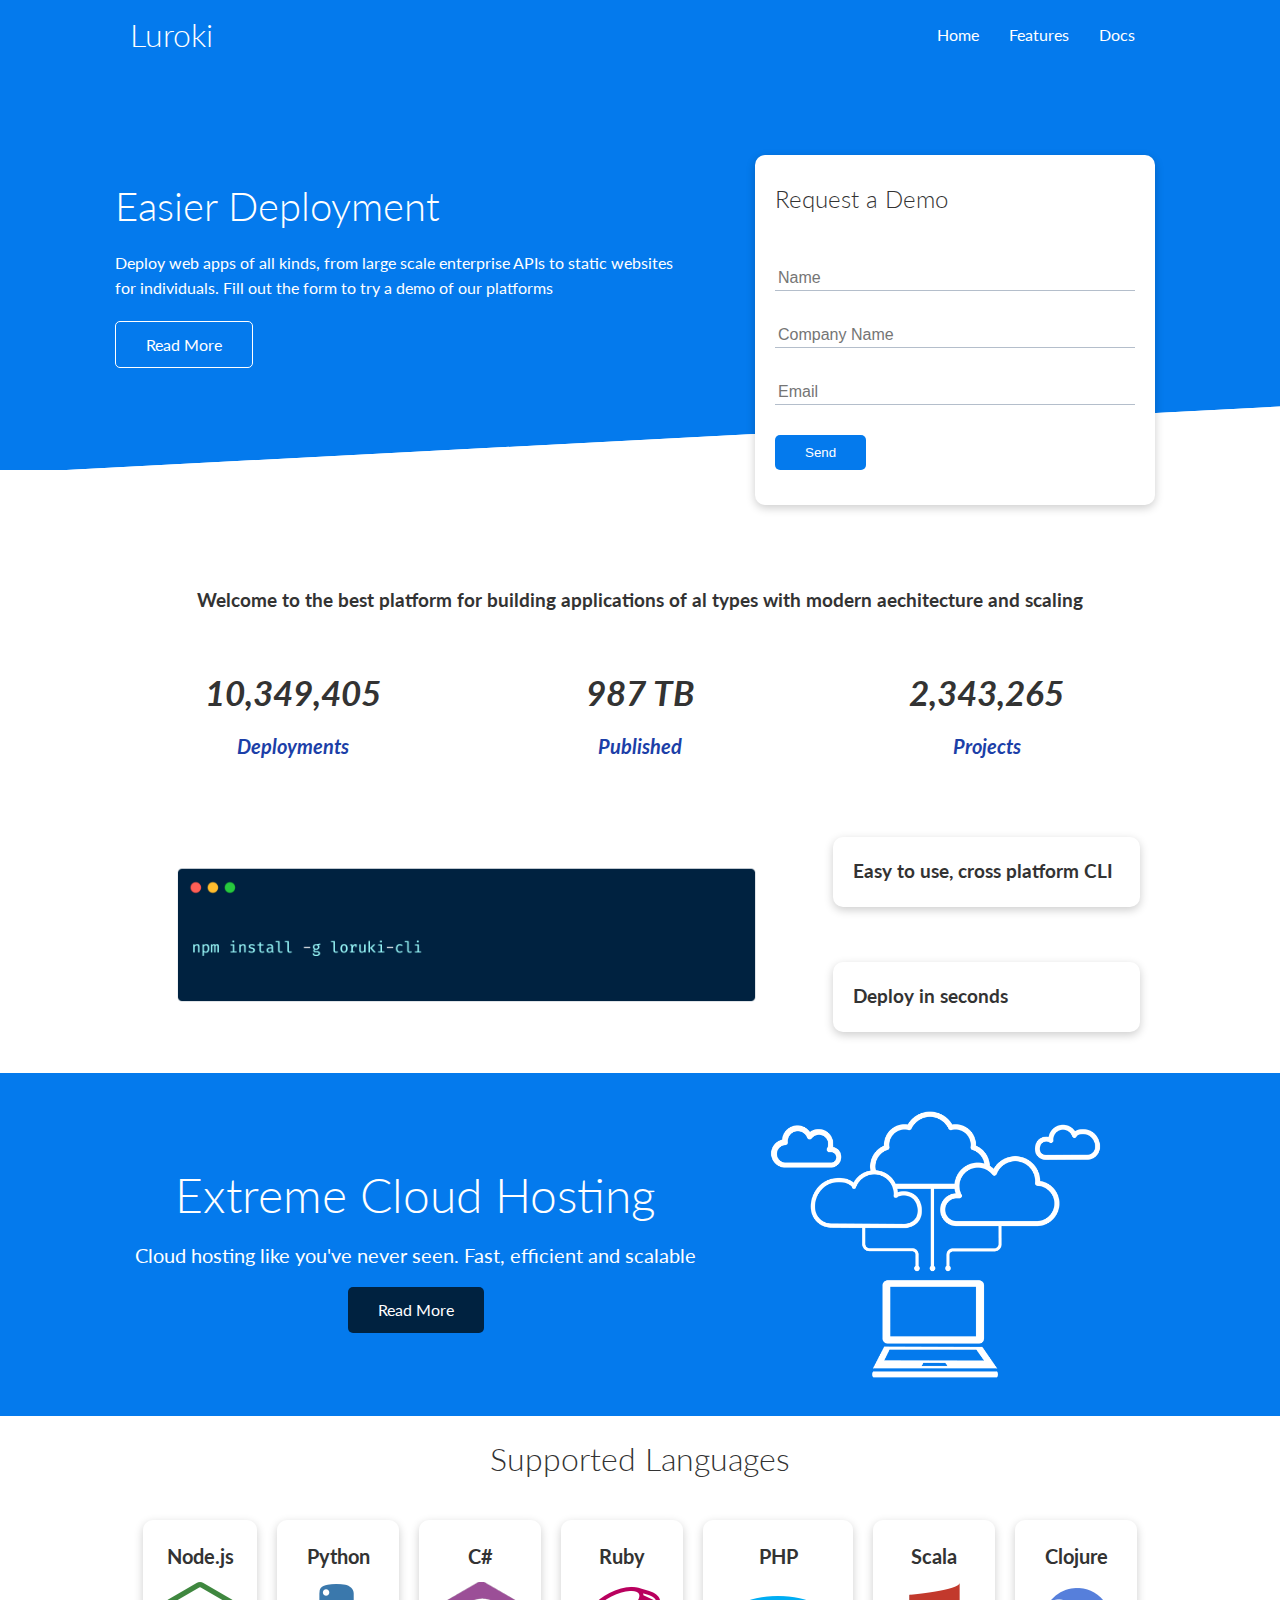
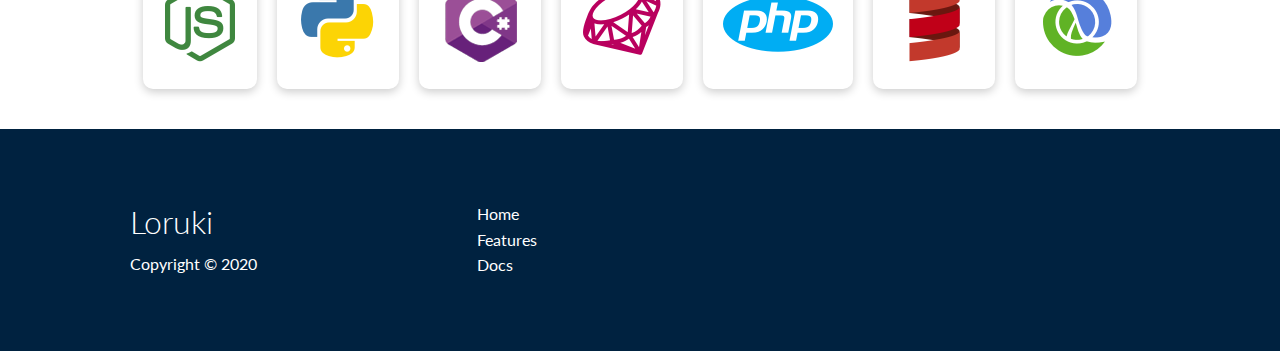
<file: index.html>
<!DOCTYPE html>
<html lang="en">
<head>
    <meta charset="UTF-8">
    <meta name="viewport" content="width=device-width, initial-scale=1.0">
    <link rel="stylesheet" href="/css/style.css">
    <link rel="stylesheet" href="/css/utilities.css">
    <link rel="stylesheet" href="https://cdnjs.cloudflare.com/ajax/libs/font-awesome/5.15.1/css/all.min.css" integrity="sha512-+4zCK9k+qNFUR5X+cKL9EIR+ZOhtIloNl9GIKS57V1MyNsYpYcUrUeQc9vNfzsWfV28IaLL3i96P9sdNyeRssA==" crossorigin="anonymous" />
    <title>Luroki | Cloud Hosting For Everyone</title>
</head>
<body>
    <!-- Navbar -->
    <div class="navbar">
        <div class="container flex">
            <h1 class="logo">Luroki</h1>
            <nav>
                <ul>
                    <li>
                        <a href="index.html">Home</a>
                    </li>
                    <li>
                        <a href="features.html">Features</a>
                    </li>
                    <li>
                        <a href="docs.html">Docs</a>
                    </li>
                </ul>
            </nav>
        </div>
    </div>

    <!-- Showcase -->
    <section class="showcase">
        <div class="container grid">
            <div class="showcase-text">
                <h1>Easier Deployment</h1>
                <p>Deploy web apps of all kinds, from
                    large scale enterprise APIs to static
                    websites for individuals. Fill out the 
                    form to try a demo of our platforms
                </p>
                <a href="features.html" class="btn btn-outline">Read More</a>
            </div>

            <div class="showcase-form card">
                <h2>Request a Demo</h2>
                <form name="contact" method="POST" netlify-honeypot="bot-field" data-netlify="true">
                    <input type="hidden" name="form-name" value="contact">
                    <p class="hidden">
                        <label>Don’t fill this out if you're human: <input name="bot-field" /></label>
                      </p>
                    <p>
                    <div class="form-control">
                        <input type="text" name="name" placeholder="Name" required>
                    </div>
                    <div class="form-control">
                        <input type="text" name="company" placeholder="Company Name" required>
                    </div>
                    <div class="form-control">
                        <input type="email" name="email" placeholder="Email" required>
                    </div>
                    <input type="submit" value="Send" class="btn btn-primary">
                </form>
            </div>
        </div>
    </section>

    <!-- Stats -->
    <section class="stats">
        <div class="container">
            <h3 class="stats-heading text-center my-1">
                Welcome to the best platform for building
                applications of al types with modern aechitecture
                and scaling
            </h3>

            <div class="grid grid-3 text-center my-4">
                <div>
                    <i class="fas fa-server fa-3x">
                        <h3>10,349,405</h3>
                        <p class="text-secondary">
                            Deployments
                        </p>
                    </i>
                </div>
                <div>
                    <i class="fas fa-upload fa-3x">
                        <h3>987 TB</h3>
                        <p class="text-secondary">
                            Published
                        </p>
                    </i>
                </div>
                <div>
                    <i class="fas fa-project-diagram fa-3x">
                        <h3>2,343,265</h3>
                        <p class="text-secondary">
                            Projects
                        </p>
                    </i>
                </div>
            </div>
        </div>
    </section>

    <!-- CLI -->
    <section class="cli">
        <div class="container grid">
            <img src="images/cli.png" alt="">
            <div class="card">
                <h3>Easy to use, cross platform CLI</h3>
            </div>
            <div class="card">
                <h3>Deploy in seconds</h3>
            </div>
        </div>
    </section>

    <!-- Cloud -->
    <section class="cloud bg-primary my-2 py-2">
        <div class="container grid">
            <div class="text-center">
                <h2 class="lg">Extreme Cloud Hosting</h2>
                <p class="lead my-1">
                    Cloud hosting like you've never seen.
                    Fast, efficient and scalable
                </p>
                <a href="features.html" class="btn btn-dark">
                    Read More
                </a>
            </div>
            <img src="images/cloud.png" alt="">
        </div>
    </section>

    <!-- Languages -->
    <section class="languages">
        <h2 class="md text-center my-2">
            Supported Languages
        </h2>
        <div class="container flex">
            <div class="card">
                <h4>Node.js</h4>
                <img src="images/logos/node.png" alt="">
            </div>
            <div class="card">
                <h4>Python</h4>
                <img src="images/logos/python.png" alt="">
            </div>
            <div class="card">
                <h4>C#</h4>
                <img src="images/logos/csharp.png" alt="">
            </div>
            <div class="card">
                <h4>Ruby</h4>
                <img src="images/logos/ruby.png" alt="">
            </div>
            <div class="card">
                <h4>PHP</h4>
                <img src="images/logos/php.png" alt="">
            </div>
            <div class="card">
                <h4>Scala</h4>
                <img src="images/logos/scala.png" alt="">
            </div>
            <div class="card">
                <h4>Clojure</h4>
                <img src="images/logos/clojure.png" alt="">
            </div>
        </div>
    </section>

    <!-- Footer -->
    <footer class="footer bg-dark py-5">
        <div class="container grid grid-3">
            <div>
                <h1>Loruki</h1>
                <p>Copyright &copy; 2020</p>
            </div>
            <nav>
                <ul>
                    <li><a href="index.html">Home</a></li>
                    <li><a href="features.html">Features</a></li>
                    <li><a href="docs.html">Docs</a></li>
                </ul>
            </nav>
            <div class="social">
                <a href="#"><i class="fab fa-twitter fa-2x"></i></a>
                <a href="#"><i class="fab fa-facebook fa-2x"></i></a>
                <a href="#"><i class="fab fa-instagram fa-2x"></i></a>
                <a href="#"><i class="fab fa-github fa-2x"></i></a>
            </div>
        </div>
    </footer>
</body>
</html>
</file>
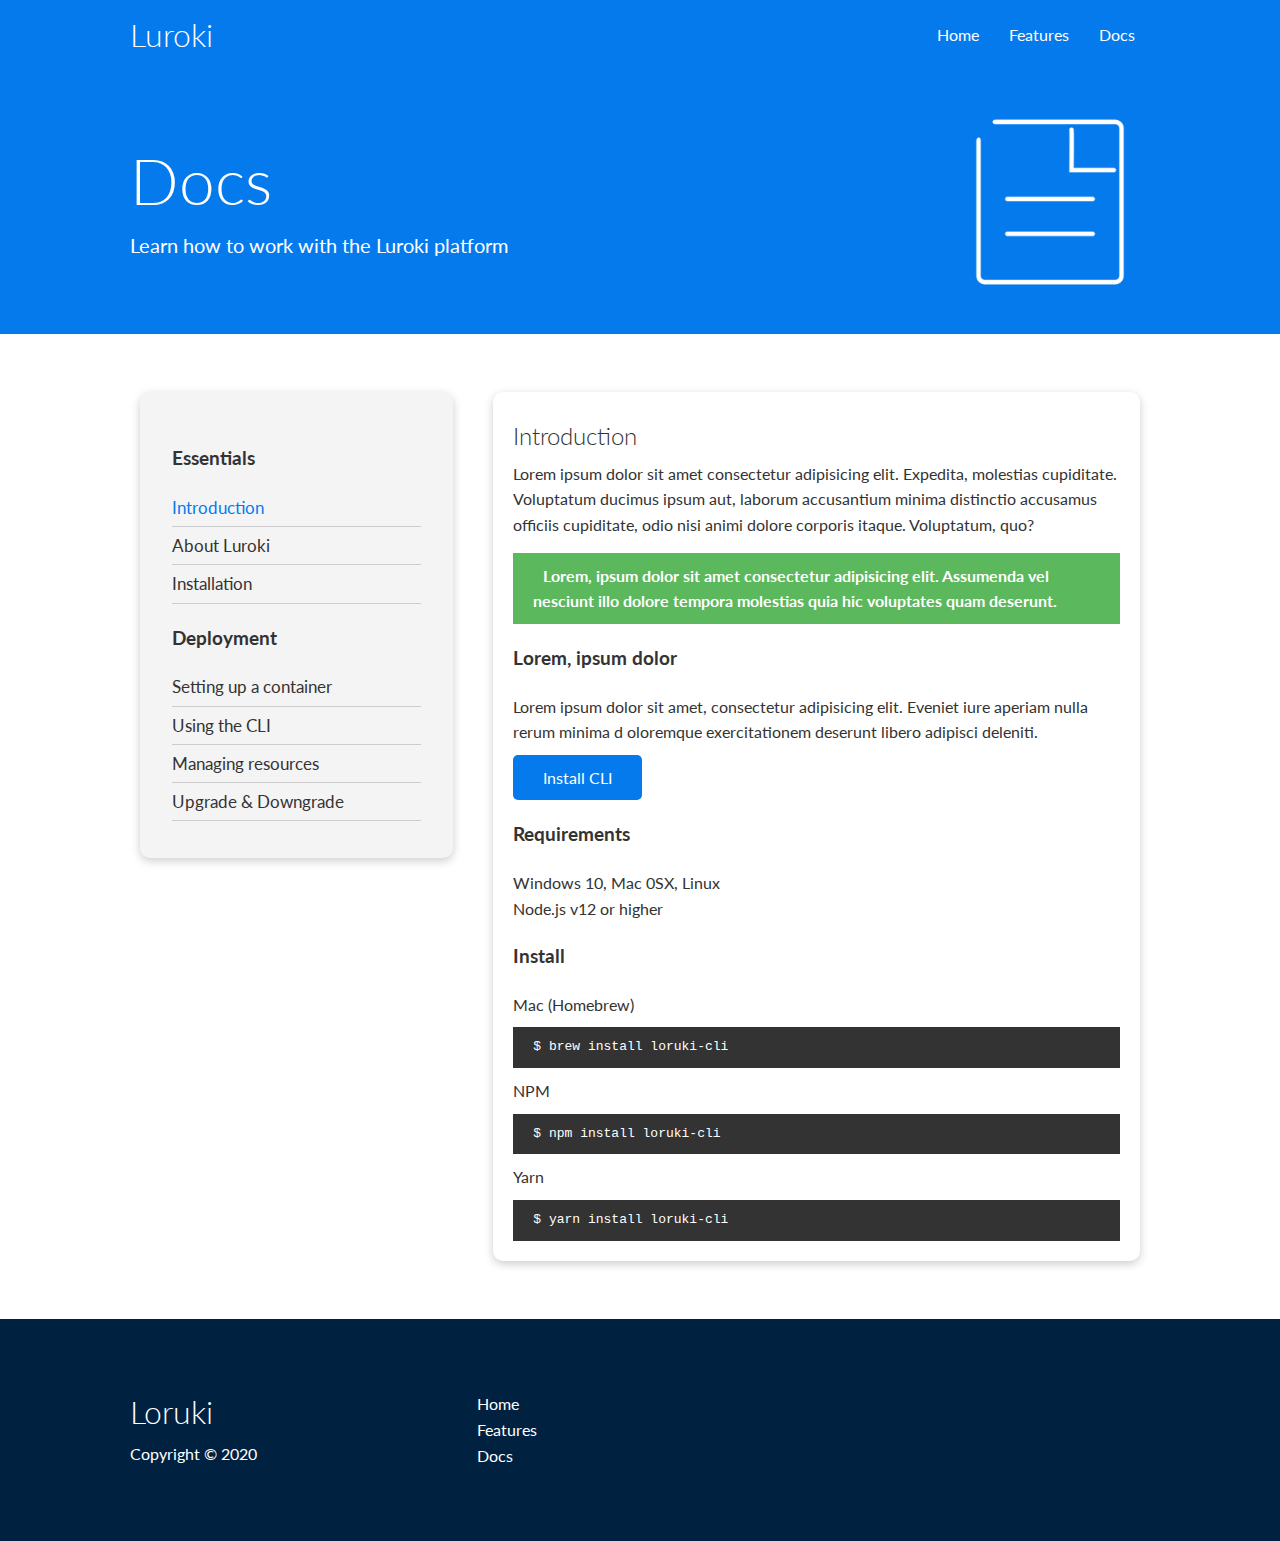
<file: docs.html>
<!DOCTYPE html>
<html lang="en">
<head>
    <meta charset="UTF-8">
    <meta name="viewport" content="width=device-width, initial-scale=1.0">
    <link rel="stylesheet" href="/css/utilities.css">
    <link rel="stylesheet" href="/css/style.css">
    <link rel="stylesheet" href="https://cdnjs.cloudflare.com/ajax/libs/font-awesome/5.15.1/css/all.min.css" integrity="sha512-+4zCK9k+qNFUR5X+cKL9EIR+ZOhtIloNl9GIKS57V1MyNsYpYcUrUeQc9vNfzsWfV28IaLL3i96P9sdNyeRssA==" crossorigin="anonymous" />
    <title>Luroki | Cloud Hosting For Everyone</title>
</head>
<body>
    <!-- Navbar -->
    <div class="navbar">
        <div class="container flex">
            <h1 class="logo">Luroki</h1>
            <nav>
                <ul>
                    <li>
                        <a href="index.html">Home</a>
                    </li>
                    <li>
                        <a href="features.html">Features</a>
                    </li>
                    <li>
                        <a href="docs.html">Docs</a>
                    </li>
                </ul>
            </nav>
        </div>
    </div>

    <!-- Head -->
    <section class="docs-head bg-primary py-3">
        <div class="container grid">
            <div>
                <h1 class="xl">
                    Docs
                </h1>
                <p class="lead">
                    Learn how to work with the Luroki platform
                </p>
            </div>
            <img src="images/docs.png" alt="">
        </div>
    </section>

    <!-- Docs main -->
    <section class="docs-main my-4">
        <div class="container grid">
            <div class="card bg-light p-3">
                <h3 class="my-2">Essentials</h3>
                <nav>
                    <ul>
                        <li><a class="text-primary" href="#">Introduction</a></li>
                        <li><a href="#">About Luroki</a></li>
                        <li><a href="#">Installation</a></li>
                    </ul>
                </nav>

                <h3 class="my-2">Deployment</h3>
                <nav>
                    <ul>
                        <li><a href="#">Setting up a container</a></li>
                        <li><a href="#">Using the CLI</a></li>
                        <li><a href="#">Managing resources</a></li>
                        <li><a href="#">Upgrade & Downgrade</a></li>
                    </ul>
                </nav>
            </div>
            <div class="card">
                <h2>Introduction</h2>
                <p>Lorem ipsum dolor sit amet consectetur 
                    adipisicing elit. Expedita, molestias 
                    cupiditate. Voluptatum ducimus ipsum aut, 
                    laborum accusantium minima distinctio accusamus 
                    officiis cupiditate, odio 
                    nisi animi dolore corporis itaque. Voluptatum, quo?</p>
                <div class="alert alert-success">
                    <i class="fas fa-info"></i>
                    Lorem, ipsum dolor sit amet consectetur 
                    adipisicing elit. Assumenda vel nesciunt 
                    illo dolore 
                    tempora molestias quia hic voluptates quam deserunt.
                </div>
                <h3>Lorem, ipsum dolor</h3>
                <p>Lorem ipsum dolor sit amet, consectetur adipisicing
                     elit. Eveniet iure aperiam nulla rerum minima d
                     oloremque 
                    exercitationem deserunt libero adipisci deleniti.</p>
                    <a href="#" class="btn btn-primary">Install CLI</a>

                    <h3>Requirements</h3>
                    <ul>
                        <li>Windows 10, Mac 0SX, Linux</li>
                        <li>Node.js v12 or higher</li>
                    </ul>

                    <h3>Install</h3>
                    <p>Mac (Homebrew)</p>
                    <pre><code>$ brew install loruki-cli</code></pre>
                    <p>NPM</p>
                    <pre><code>$ npm install loruki-cli</code></pre>
                    <p>Yarn</p>
                    <pre><code>$ yarn install loruki-cli</code></pre>
            </div>
        </div>
    </section>

    <!-- Footer -->
    <footer class="footer bg-dark py-5">
        <div class="container grid grid-3">
            <div>
                <h1>Loruki</h1>
                <p>Copyright &copy; 2020</p>
            </div>
            <nav>
                <ul>
                    <li><a href="index.html">Home</a></li>
                    <li><a href="features.html">Features</a></li>
                    <li><a href="docs.html">Docs</a></li>
                </ul>
            </nav>
            <div class="social">
                <a href="#"><i class="fab fa-twitter fa-2x"></i></a>
                <a href="#"><i class="fab fa-facebook fa-2x"></i></a>
                <a href="#"><i class="fab fa-instagram fa-2x"></i></a>
                <a href="#"><i class="fab fa-github fa-2x"></i></a>
            </div>
        </div>
    </footer>
</body>
</html>
</file>
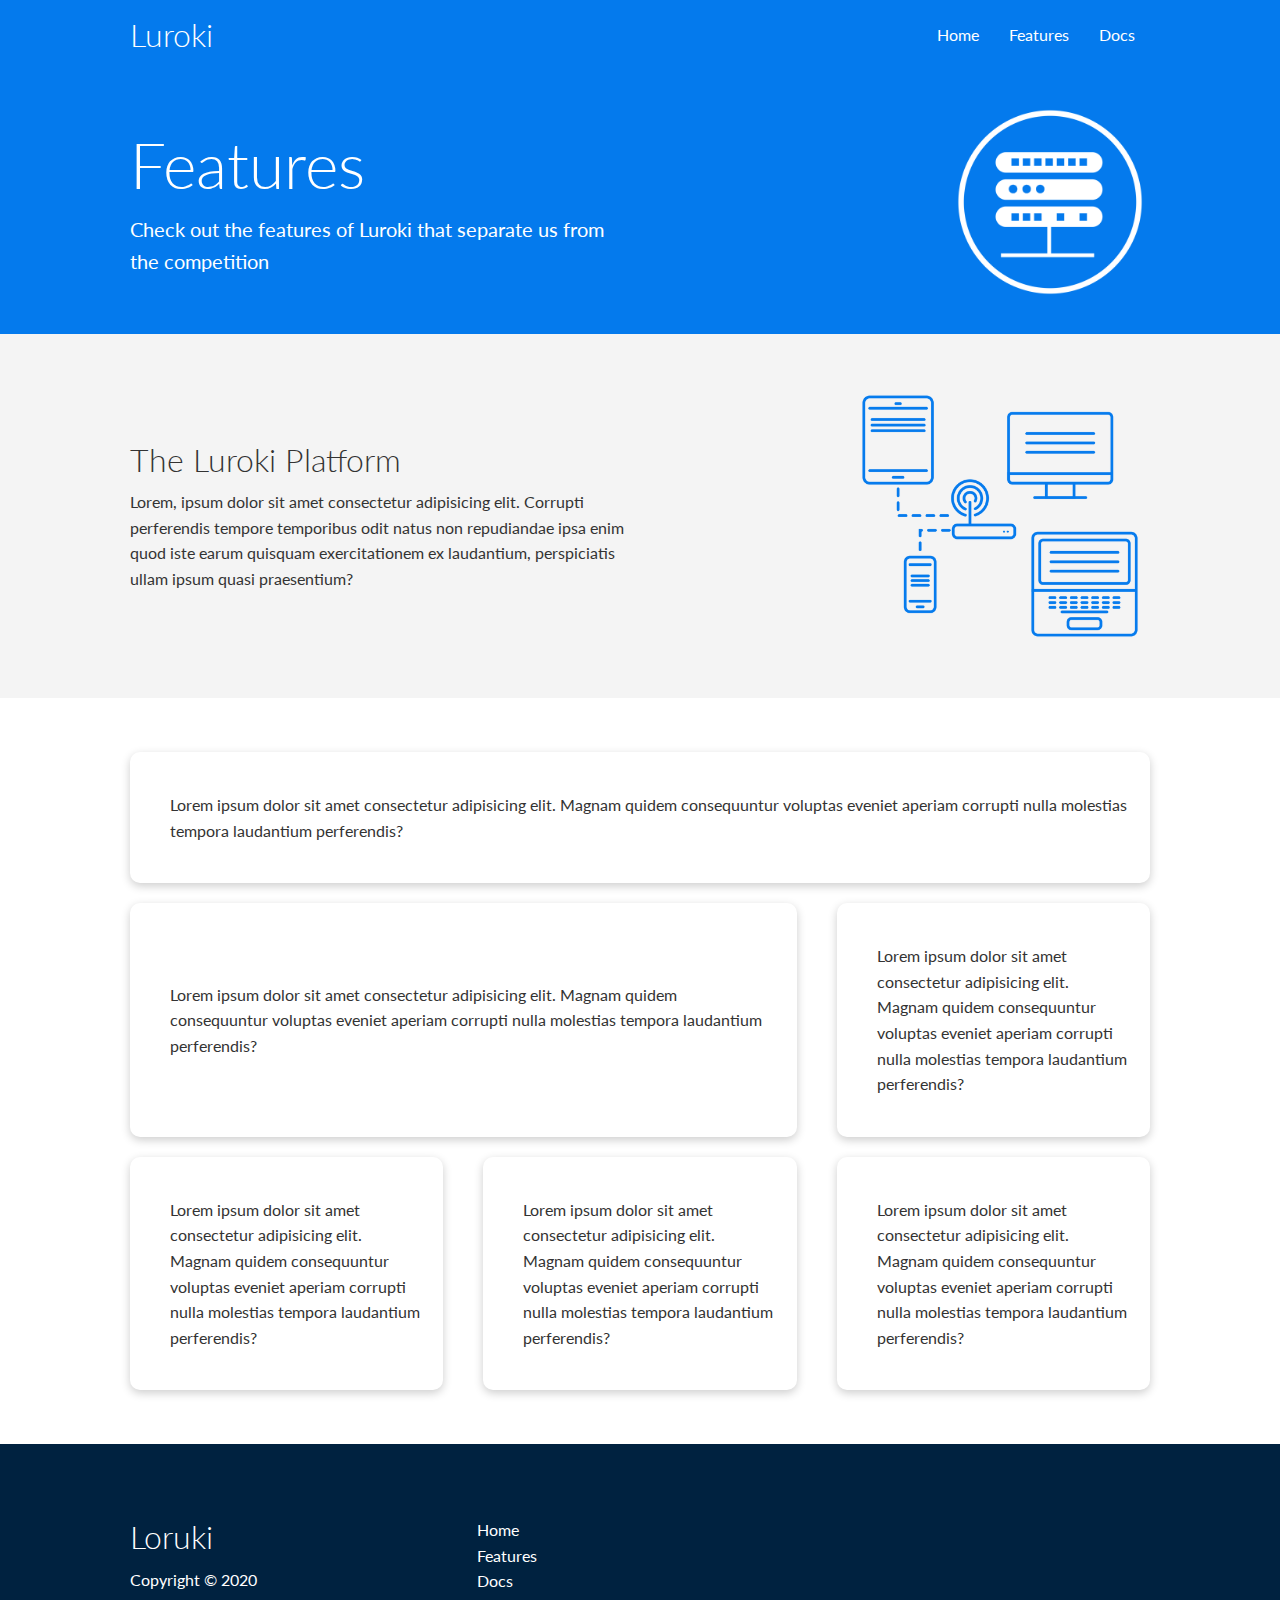
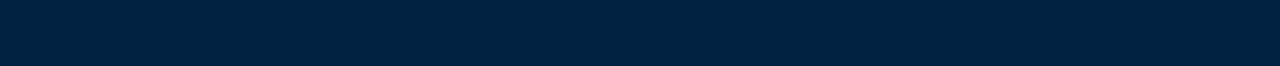
<file: features.html>
<!DOCTYPE html>
<html lang="en">
<head>
    <meta charset="UTF-8">
    <meta name="viewport" content="width=device-width, initial-scale=1.0">
    <link rel="stylesheet" href="/css/style.css">
    <link rel="stylesheet" href="/css/utilities.css">
    <link rel="stylesheet" href="https://cdnjs.cloudflare.com/ajax/libs/font-awesome/5.15.1/css/all.min.css" integrity="sha512-+4zCK9k+qNFUR5X+cKL9EIR+ZOhtIloNl9GIKS57V1MyNsYpYcUrUeQc9vNfzsWfV28IaLL3i96P9sdNyeRssA==" crossorigin="anonymous" />
    <title>Luroki | Cloud Hosting For Everyone</title>
</head>
<body>
    <!-- Navbar -->
    <div class="navbar">
        <div class="container flex">
            <h1 class="logo">Luroki</h1>
            <nav>
                <ul>
                    <li>
                        <a href="index.html">Home</a>
                    </li>
                    <li>
                        <a href="features.html">Features</a>
                    </li>
                    <li>
                        <a href="docs.html">Docs</a>
                    </li>
                </ul>
            </nav>
        </div>
    </div>

    <!-- Head -->
    <section class="features-head bg-primary py-3">
        <div class="container grid">
            <div>
                <h1 class="xl">
                    Features
                </h1>
                <p class="lead">
                    Check out the features of Luroki that
                    separate us from the competition
                </p>
            </div>
            <img src="images/server.png" alt="">
        </div>
    </section>

    <!-- Sub Head -->
    <section class="features-sub-head bg-light py-3">
        <div class="container grid">
            <div>
                <h1 class="md">
                    The Luroki Platform
                </h1>
                <p>
                    Lorem, ipsum dolor sit amet consectetur
                     adipisicing elit. Corrupti perferendis
                      tempore temporibus odit natus non repudiandae 
                      ipsa enim quod iste earum quisquam exercitationem
                       ex laudantium,
                     perspiciatis ullam ipsum quasi praesentium?
                </p>
            </div>
            <img src="images/server2.png" alt="">
        </div>
    </section>

    <section class="features-main my-2">
        <div class="container grid grid-3">
            <div class="card flex">
                <i class="fas fa-server fa-3x"></i>
                <p>
                    Lorem ipsum dolor sit amet consectetur 
                adipisicing elit. Magnam quidem consequuntur 
                voluptas eveniet aperiam corrupti
                 nulla molestias tempora laudantium perferendis?
                </p>
            </div>
            <div class="card flex">
                <i class="fas fa-power-off fa-3x"></i>
                <p>
                    Lorem ipsum dolor sit amet consectetur 
                adipisicing elit. Magnam quidem consequuntur 
                voluptas eveniet aperiam corrupti
                 nulla molestias tempora laudantium perferendis?
                </p>
            </div>
            <div class="card flex">
                <i class="fas fa-upload fa-3x"></i>
                <p>
                    Lorem ipsum dolor sit amet consectetur 
                adipisicing elit. Magnam quidem consequuntur 
                voluptas eveniet aperiam corrupti
                 nulla molestias tempora laudantium perferendis?
                </p>
            </div>
            <div class="card flex">
                <i class="fas fa-database fa-3x"></i>
                <p>
                    Lorem ipsum dolor sit amet consectetur 
                adipisicing elit. Magnam quidem consequuntur 
                voluptas eveniet aperiam corrupti
                 nulla molestias tempora laudantium perferendis?
                </p>
            </div>
            <div class="card flex">
                <i class="fas fa-laptop-code fa-3x"></i>
                <p>
                    Lorem ipsum dolor sit amet consectetur 
                adipisicing elit. Magnam quidem consequuntur 
                voluptas eveniet aperiam corrupti
                 nulla molestias tempora laudantium perferendis?
                </p>
            </div>
            <div class="card flex">
                <i class="fas fa-project-diagram fa-3x"></i>
                <p>
                    Lorem ipsum dolor sit amet consectetur 
                adipisicing elit. Magnam quidem consequuntur 
                voluptas eveniet aperiam corrupti
                 nulla molestias tempora laudantium perferendis?
                </p>
            </div>
        </div>
    </section>

    <!-- Footer -->
    <footer class="footer bg-dark py-5">
        <div class="container grid grid-3">
            <div>
                <h1>Loruki</h1>
                <p>Copyright &copy; 2020</p>
            </div>
            <nav>
                <ul>
                    <li><a href="index.html">Home</a></li>
                    <li><a href="features.html">Features</a></li>
                    <li><a href="docs.html">Docs</a></li>
                </ul>
            </nav>
            <div class="social">
                <a href="#"><i class="fab fa-twitter fa-2x"></i></a>
                <a href="#"><i class="fab fa-facebook fa-2x"></i></a>
                <a href="#"><i class="fab fa-instagram fa-2x"></i></a>
                <a href="#"><i class="fab fa-github fa-2x"></i></a>
            </div>
        </div>
    </footer>
</body>
</html>
</file>
<file: css/style.css>
@import url('https://fonts.googleapis.com/css2?family=Lato:wght@300&display=swap');

:root {
    --primary-color: #047aed; 
    --secondary-color: #1c3fa8;
    --dark-color: #002240;
    --light-color: #f4f4f4;
    --success-color: #5cb85c;
    --error-color: #d9534f;
}

* {
    box-sizing: border-box;
    padding: 0;
    margin: 0;
}

body {
    font-family: 'Lato', sans-serif;
    color: #333;
    line-height: 1.6;
}

ul {
    list-style-type: none;
}

a {
    text-decoration: none;
    color: #333333;
}

h1, h2 {
    font-weight: 300;
    line-height: 1.2;
    margin: 10px 0;
}

p {
    margin: 10px 0;
}

img {
    width: 100%;
}

code, pre {
    background:#333;
    color: #fff;
    padding: 10px;
}

.hidden {
    visibility: hidden;
    height: 0;
}
/* Navbar styling */
.navbar {
    background-color: var(--primary-color);
    color: #fff;
    height: 70px;
}

.navbar ul {
    display: flex;
}

.navbar a {
    color: #fff;
    padding: 10px;
    margin: 0 5px;
}

.navbar a:hover {
    border-bottom: 2px #fff solid;
}

/* Showcase */
.showcase {
    height: 400px;
    background-color: var(--primary-color);
    color: #fff;
    position: relative;
}

.showcase h1 {
    font-size: 40px;
}

.showcase p {
    margin: 20px 0;
}

.showcase .grid {
    grid-template-columns: 55% 45%;
    gap: 30px;
    overflow: visible;
}

.showcase-text {
    animation: slideInFromLeft 1s ease-in;
}

.showcase-form {
    position: relative;
    top: 60px;
    height: 350px;
    width: 400px;
    padding: 40px;
    z-index: 100;
    justify-self: flex-end;
    animation: slideInFromRight 1s ease-in;
}

.showcase-form input[type = 'text'],
 .showcase-form input[type = 'email'] {
    border: 0;
    border-bottom: 1px solid #b4becb;
    width: 100%;
    padding: 3px;
    font-size: 16px;
}

.showcase-form input:focus {
    outline: none;
}

.showcase-form .form-control {
    margin: 30px 0;
}

.showcase::before, .showcase::after {
    content: '';
    position: absolute;
    height: 100px;
    bottom: -70px;
    right: 0;
    left: 0;
    background: #fff;
    transform: skewY(-3deg);
    -webkit-transform: skewY(-3deg);
    -moz-transform: skewY(-3deg);
    -ms-transform: skewY(-3deg);
}

/* Stats */
.stats {
    padding-top: 100px;
    animation: slideInFromBottom 1s ease-in;
}

.stats-heading {
    margin: auto;
}

.stats .grid h3 {
    font-size: 35px;
}

.stats .grid p {
    font-size: 20px;
    font-weight: bold;
}

/* CLI */

.cli .grid {
    grid-template-columns: repeat(3, 1fr);
    grid-template-rows: repeat(2, 1fr);
}

/* choose from cli grid anything that is the first child */
.cli .grid > *:first-child { 
    grid-column: 1 / span 2;
    grid-row: 1 / span 2;
}

/* Cloud */
.cloud .grid {
    grid-template-columns: 4fr 3fr;
}

/* Languages */
.languages .flex {
    flex-wrap: wrap;
}

.languages .card{
    text-align: center;
    margin: 18px 10px 40px;
    transition: transform 0.2s ease-in-out;
}

.languages .card h4 {
    font-size: 20px;
    margin-bottom: 10px;
}

.languages .card:hover {
    transform: translateY(-15px);
}

/* Features */
.features-head img, .docs-head img {
    width: 200px;
    justify-self: flex-end;
}

.features-sub-head img {
    width: 300px;
    justify-self: flex-end;
}

.features-main .card > i {
    margin: 0 10px;
}

.features-main .grid {
    padding: 30px;
}

.features-main .grid > *:first-child {
    grid-column: 1 / span 3;
}

.features-main .grid > *:nth-child(2) {
    grid-column: 1 / span 2;
}

/* Docs */
.docs-main h3 {
    margin: 20px 0;
}

.docs-main .grid {
    grid-template-columns: 1fr 2fr;
    align-items: flex-start;
}

.docs-main nav li {
    font-size: 17px;
    padding-bottom: 5px;
    margin-bottom: 5px;
    border-bottom: 1px #ccc solid;
}

.docs-main a:hover {
    font-weight: bold;
}

/* Footer */
.footer .social a {
    margin: 0 10px;
}

/* Animations */
@keyframes slideInFromLeft {
    0% {
        transform: translateX(-100%);
    }

    100% {
        transform: translateX(0);
    }
}

@keyframes slideInFromRight {
    0% {
        transform: translateX(100%);
    }

    100% {
        transform: translateX(0);
    }
}

@keyframes slideInFromTop {
    0% {
        transform: translateY(-100%);
    }

    100% {
        transform: translateY(0);
    }
}

@keyframes slideInFromBottom {
    0% {
        transform: translateY(100%);
    }

    100% {
        transform: translateY(0);
    }
}

/* Tablet and under  */
@media (max-width: 768px) {
    .grid, 
    .showcase .grid,
    .stats .grid,
    .cli .grid,
    .cloud .grid,
    .features-main .grid,
    .docs-main .grid {
        grid-template-columns: 1fr;
        grid-template-rows: 1fr;
    }

    .showcase {
        height: auto;
    }

    .showcase-text {
        text-align: center;
        margin-top: 40px;
        animation: slideInFromTop 1s ease-in;
    }

    .showcase-form {
        justify-self: center;
        margin: auto;
        animation: slideInFromBottom 1s ease-in;
    }

    .cli .grid > *:first-child { 
        grid-column: 1;
        grid-row: 1;
    }

    .features-head,
    .features-sub-head,
    .docs-head {
        text-align: center;
    }

    .features-head img,
    .features-sub-head img,
    .docs-head img {
        justify-self: center;
    }

    .features-main .grid > *:first-child,
    .features-main .grid > *:nth-child(2) {
        grid-column: 1;
    }
}

/* Mobile */
@media(max-width: 500px) {
    .navbar {
        height: 110px;
    }

    .navbar .flex {
        flex-direction: column;
    }

    .navbar ul {
        padding: 10px;
        background-color: rgba(0, 0, 0, 0.1);
    }
}
</file>
<file: css/utilities.css>
/* Utilities */
.container {
    max-width: 1100px;
    margin: 0 auto;
    overflow: auto;
    padding: 0 40px;
}

.navbar .flex {
    justify-content: space-between;
}

.card {
    background-color: #fff;
    color: #333;
    border-radius: 10px;
    box-shadow: 0 3px 10px rgba(0, 0, 0, 0.2);
    padding: 20px;
    margin: 10px;
}

.btn {
    display: inline-block;
    padding: 10px 30px;
    cursor: pointer;
    background: var(--primary-color);
    color:  #fff;
    border: none;
    border-radius: 5px;
}

.btn-outline {
    background-color: transparent;
    border: 1px #fff solid;
}

.btn:hover {
    transform: scale(0.98);
}

/* Backgrounds & Colored Buttons */
.bg-primary, .btn-primary {
    background-color: var(--primary-color);
    color: #fff;
}

.bg-secondary, .btn-secondary {
    background-color: var(--secondary-color);
    color: #fff;
}
.bg-dark, .btn-dark {
    background-color: var(--dark-color);
    color: #fff;
}
.bg-light, .btn-light {
    background-color: var(--light-color);
    color: #333;
}

.bg-primary a, .btn-primary a, 
.bg-secondary a, .btn-secondary a,
.bg-dark a, .btn-dark a {
    color: #fff;
}

/* Text colors */
.text-primary{
    color: var(--primary-color);
}

.text-secondary {
    color: var(--secondary-color);
}
.text-dark {
    color: var(--dark-color);
}
.text-light {
    color: var(--light-color);
}

/* Text sizes */
.lead {
    font-size: 20px;
}

.sm {
    font-size: 1rem;
}

.md {
    font-size: 2rem;
}

.lg {
    font-size: 3rem;
}

.xl {
    font-size: 4rem;
}

.text-center {
     text-align: center;
}

/* Alert */
.alert {
    background-color: var(--light-color);
    padding: 10px 20px;
    font-weight: bold;
    margin: 15px 0;
}

.alert i {
    margin-right: 10px;
}

.alert-success {
    background-color: var(--success-color);
    color: #fff;
}

.alert-error {
    background-color: var(--error-color);
    color: #fff;
}

.flex {
    display: flex;
    justify-content: center;
    align-items: center;
    height: 100%;
}

.grid {
    display: grid;
    grid-template-columns: repeat(2, 1fr);
    gap: 20px;
    justify-content: center;
    align-items: center;
    height: 100%;
}
.grid-3 {
    grid-template-columns: repeat(3, 1fr);
}

/* Margin */
.my-1 {
    margin: 1rem 0;
}

.my-2 {
    margin: 1.5rem 0;
}

.my-3 {
    margin: 2rem 0;
}

.my-4 {
    margin: 3rem 0;
}

.my-5 {
    margin: 4rem 0;
}

.m-1 {
    margin: 1rem;
}

.m-2 {
    margin: 1.5rem;
}

.m-3 {
    margin: 2rem;
}

.m-4 {
    margin: 3rem;
}

.m-5 {
    margin: 4rem;
}

/* Padding */

.py-1 {
    padding: 1rem 0;
}

.py-2 {
    padding: 1.5rem 0;
}

.py-3 {
    padding: 2rem 0;
}

.py-4 {
    padding: 3rem 0;
}

.py-5 {
    padding: 4rem 0;
}

.p-1 {
    padding: 1rem;
}

.p-2 {
    padding: 1.5rem;
}

.p-3 {
    padding: 2rem;
}

.p-4 {
    padding: 3rem;
}

.p-5 {
    padding: 4rem;
}
</file>
